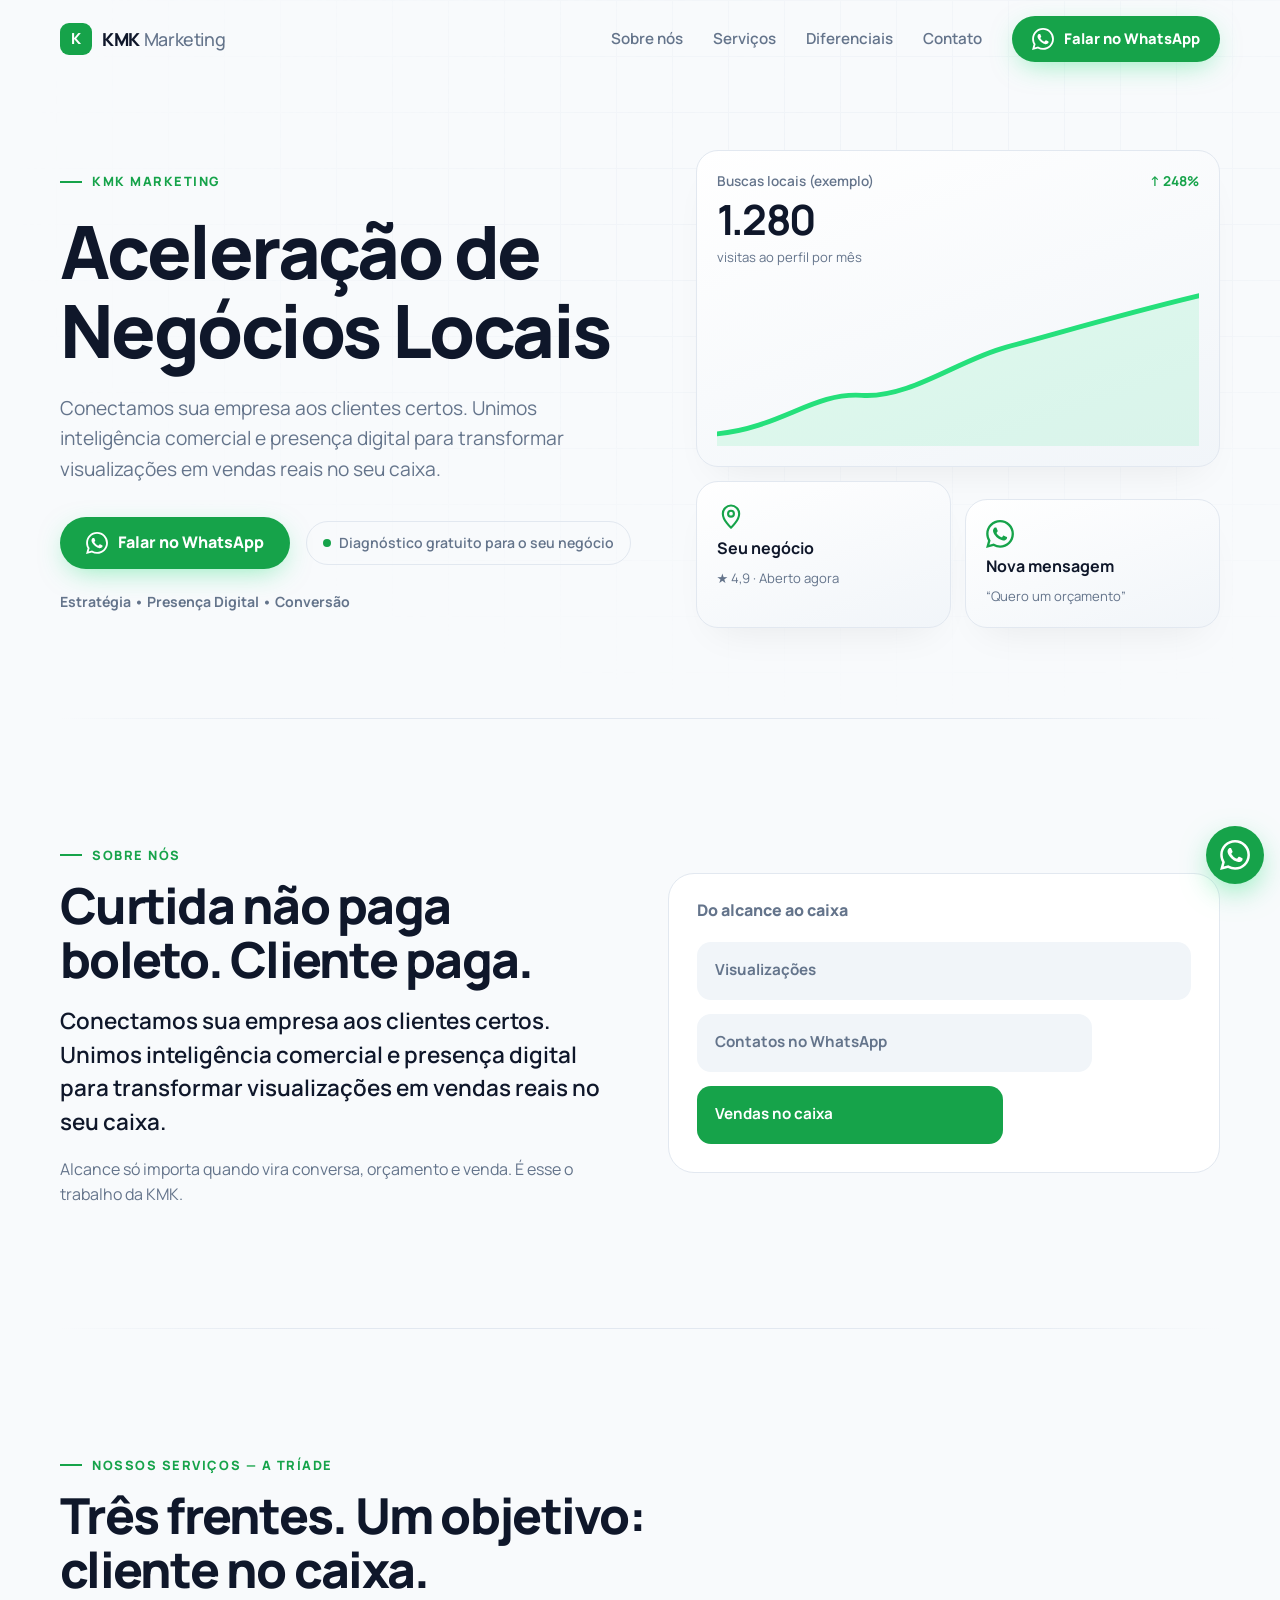
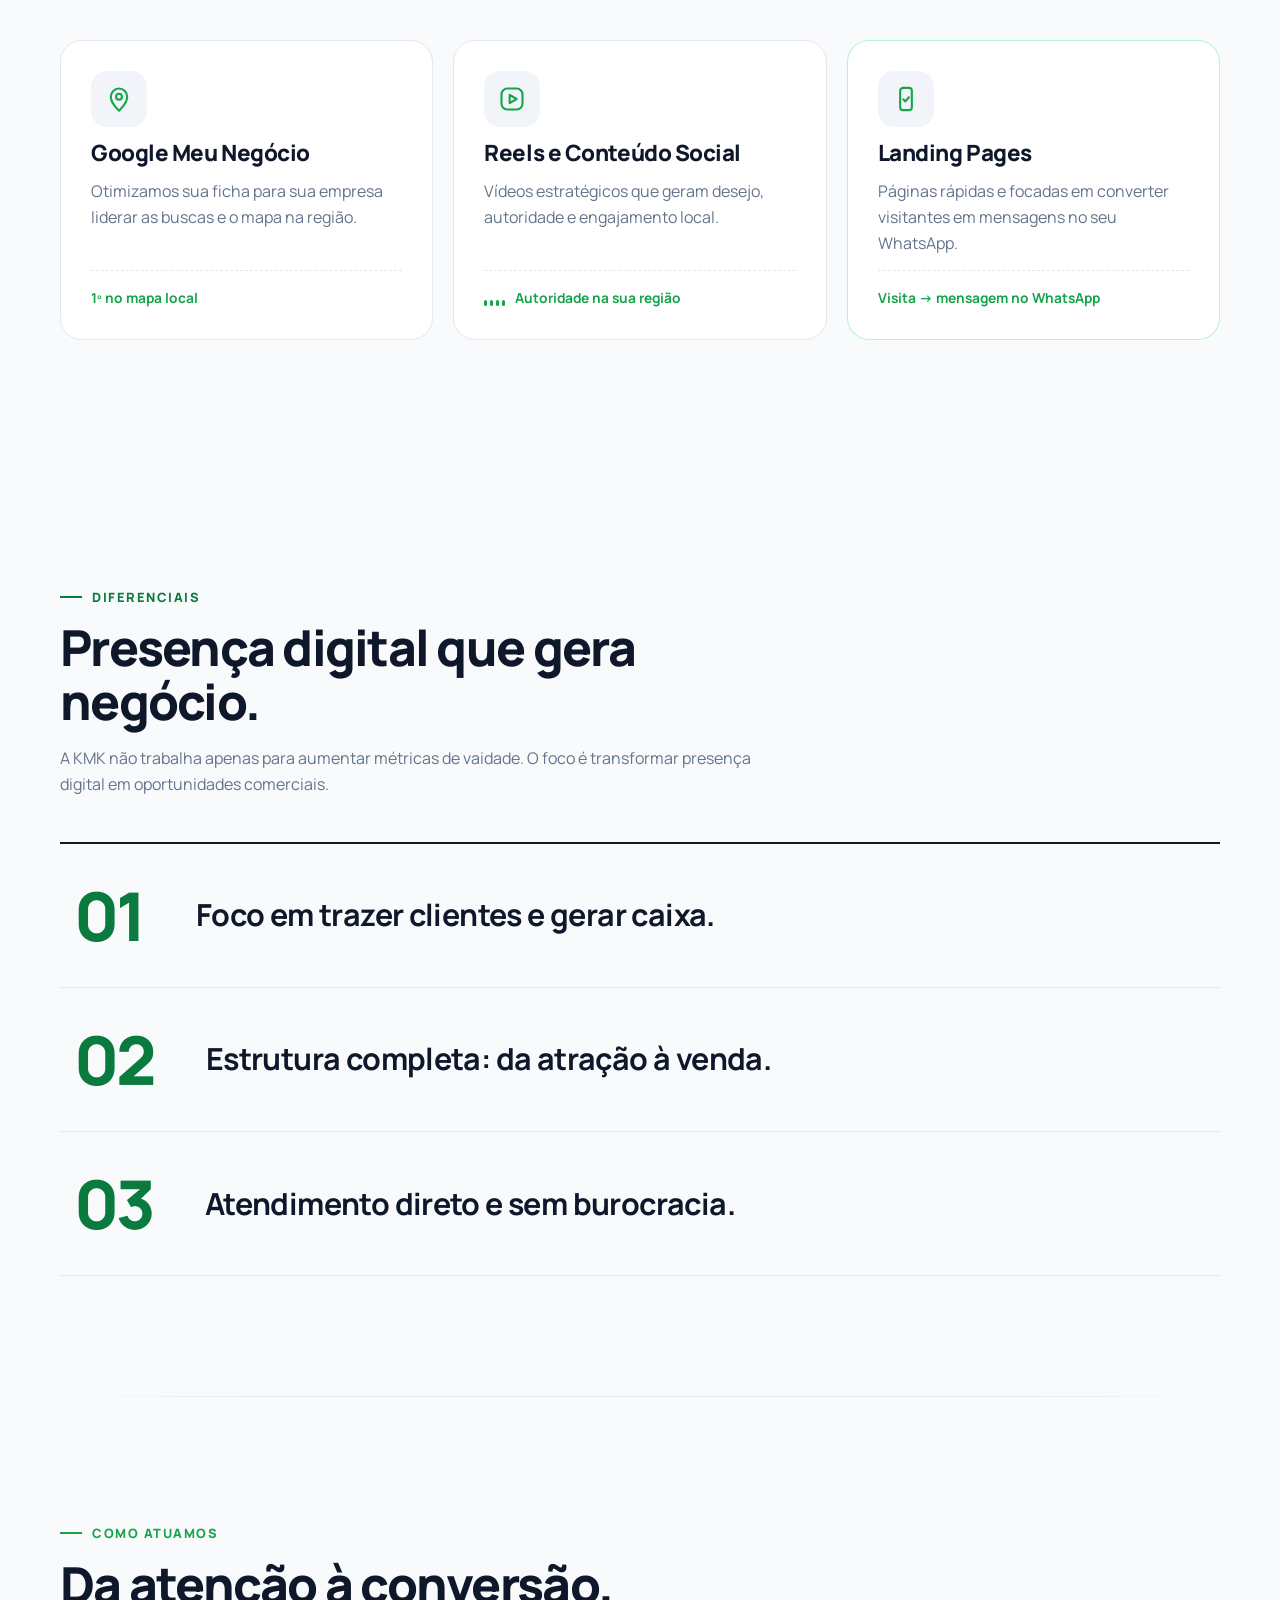
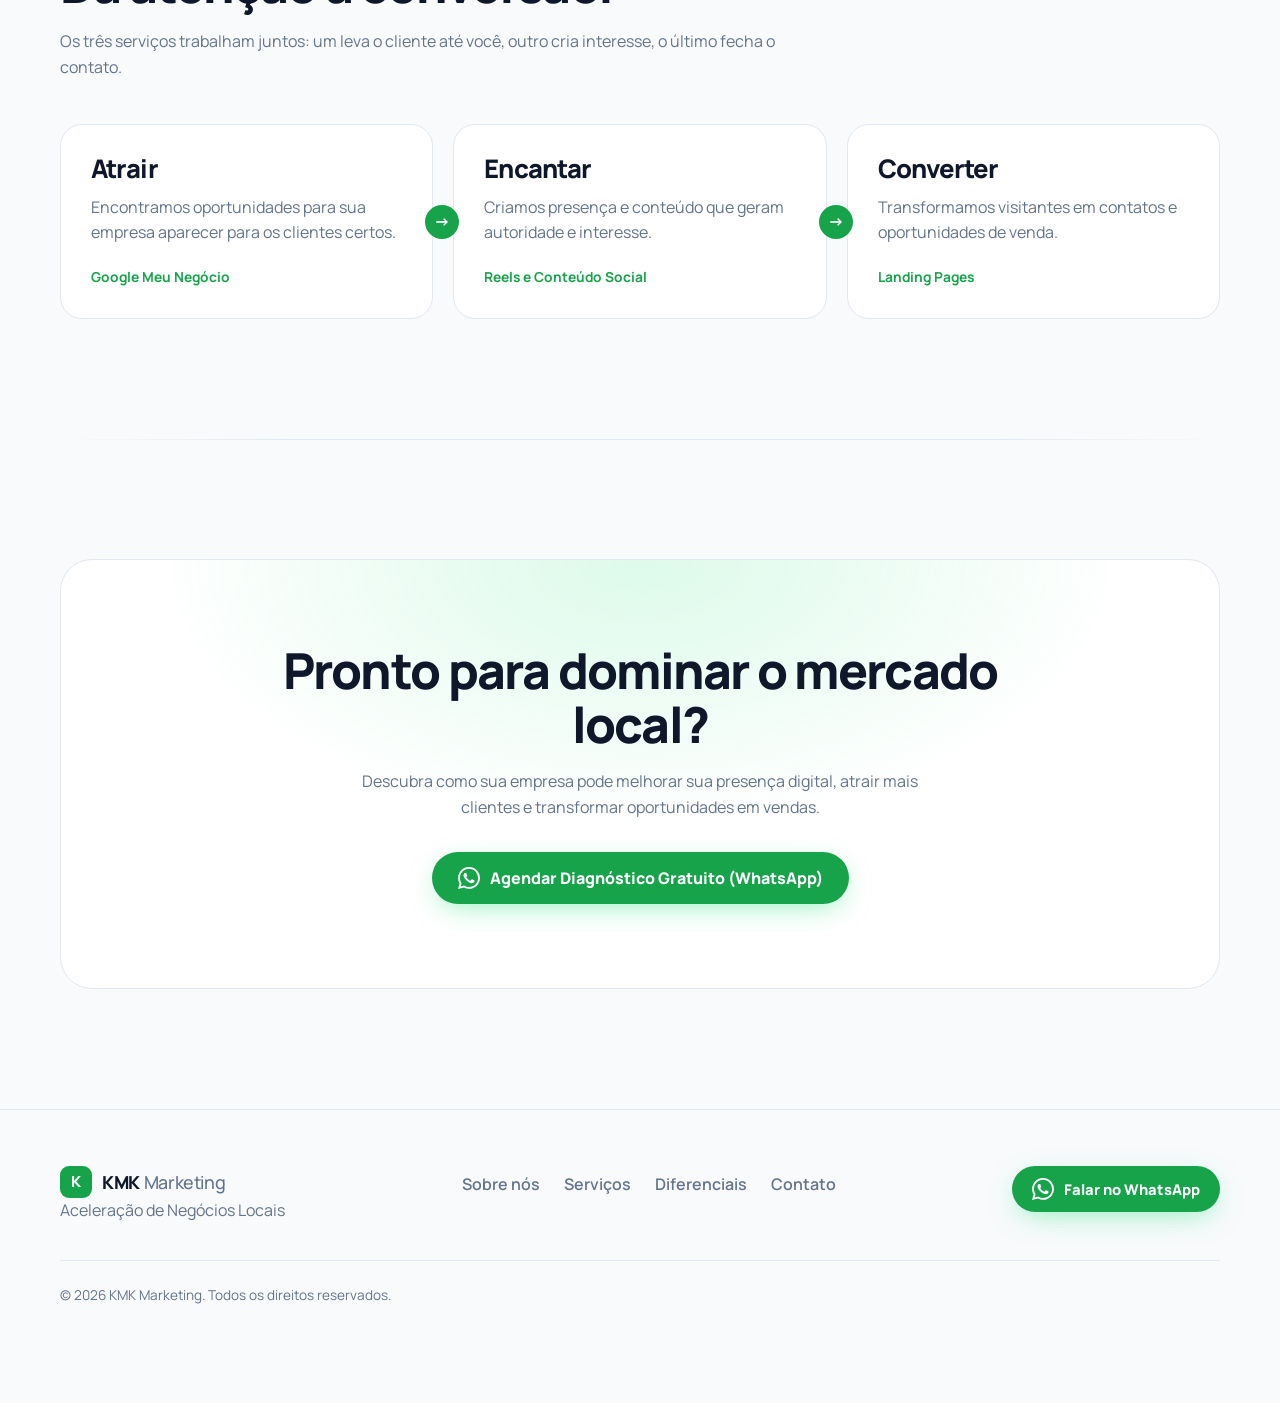
<file: index.html>
<!DOCTYPE html>
<html lang="pt-BR">
<head>
<meta charset="utf-8">
<meta name="viewport" content="width=device-width, initial-scale=1">
<title>KMK Marketing | Aceleração de Negócios Locais</title>
  
<meta name="description" content="A KMK Marketing ajuda negócios locais a atrair mais clientes com Google Meu Negócio, Reels, conteúdo social e Landing Pages focadas em conversão.">
<meta name="theme-color" content="#0a0a0b" media="(prefers-color-scheme: dark)">
<meta name="theme-color" content="#f8fafc" media="(prefers-color-scheme: light)">
<meta property="og:type" content="website">
<meta property="og:locale" content="pt_BR">
<meta property="og:title" content="KMK Marketing | Aceleração de Negócios Locais">
<meta property="og:description" content="Presença digital que gera negócio: Google Meu Negócio, Reels e Landing Pages para atrair clientes.">
<link rel="icon" href="data:image/svg+xml,<svg xmlns='http://www.w3.org/2000/svg' viewBox='0 0 32 32'><rect width='32' height='32' rx='8' fill='%2325e07b'/><text x='16' y='23' font-size='19' font-weight='800' text-anchor='middle' fill='%2304140a' font-family='Arial'>K</text></svg>">
<link rel="preconnect" href="https://fonts.googleapis.com">
<link rel="preconnect" href="https://fonts.gstatic.com" crossorigin>
<link rel="stylesheet" href="https://fonts.googleapis.com/css2?family=Manrope:wght@500;600;700;800&display=swap">
<link rel="stylesheet" href="styles.css">
<script>document.documentElement.className="js"</script>
</head>
<body>
<div class="bar" id="bar"></div>
<svg width="0" height="0" style="position:absolute" aria-hidden="true"><symbol id="wa" viewBox="0 0 24 24"><path d="M17.47 14.38c-.3-.15-1.76-.87-2.03-.97-.27-.1-.47-.15-.67.15-.2.3-.77.97-.94 1.16-.17.2-.35.22-.64.07-.3-.15-1.26-.46-2.39-1.47-.88-.79-1.48-1.76-1.65-2.06-.17-.3-.02-.46.13-.6.13-.14.3-.35.45-.52.15-.17.2-.3.3-.5.1-.2.05-.37-.03-.52-.07-.15-.67-1.61-.92-2.2-.24-.58-.49-.5-.67-.51h-.57c-.2 0-.52.07-.79.37-.27.3-1.04 1.02-1.04 2.48s1.07 2.88 1.21 3.07c.15.2 2.1 3.2 5.08 4.49.7.3 1.26.49 1.69.63.71.23 1.36.2 1.87.12.57-.09 1.76-.72 2-1.41.25-.7.25-1.29.17-1.41-.07-.12-.27-.2-.57-.35M12.05 21.78h-.01a9.87 9.87 0 0 1-5.03-1.38l-.36-.21-3.74.98 1-3.65-.24-.37a9.86 9.86 0 0 1-1.51-5.26c0-5.45 4.44-9.88 9.89-9.88 2.64 0 5.12 1.03 6.99 2.9a9.83 9.83 0 0 1 2.89 6.99c0 5.45-4.44 9.88-9.88 9.88M20.46 3.49A11.82 11.82 0 0 0 12.05 0C5.5 0 .16 5.34.16 11.89c0 2.1.55 4.14 1.59 5.95L.06 24l6.3-1.65a11.88 11.88 0 0 0 5.69 1.45h.01c6.55 0 11.89-5.34 11.89-11.89 0-3.18-1.24-6.17-3.48-8.42"/></symbol></svg>

<header class="hd" id="hd">
  <div class="wrap hd-in">
    <a class="logo" href="#topo" aria-label="KMK Marketing, início"><i>K</i>KMK&nbsp;<span>Marketing</span></a>
    <nav id="nav" aria-label="Principal">
      <a href="#sobre">Sobre nós</a>
      <a href="#servicos">Serviços</a>
      <a href="#diferenciais">Diferenciais</a>
      <a href="#contato">Contato</a>
      <a class="btn btn-sm" data-wa="header" href="https://wa.me/SEU_NUMERO_WHATSAPP"><svg aria-hidden="true"><use href="#wa"/></svg>Falar no WhatsApp</a>
    </nav>
    <button class="burger" id="burger" type="button" aria-label="Abrir menu" aria-expanded="false" aria-controls="nav"><span></span><span></span></button>
  </div>
</header>

<main id="topo">
  <section class="hero">
    <div class="wrap hero-in">
      <div class="rv">
        <span class="tag">KMK MARKETING</span>
        <h1>Aceleração de Negócios Locais</h1>
        <p class="lead">Conectamos sua empresa aos clientes certos. Unimos inteligência comercial e presença digital para transformar visualizações em vendas reais no seu caixa.</p>
        <div class="acts">
          <a class="btn" data-wa="hero" href="https://wa.me/SEU_NUMERO_WHATSAPP"><svg aria-hidden="true"><use href="#wa"/></svg>Falar no WhatsApp</a>
          <span class="chip">Diagnóstico gratuito para o seu negócio</span>
        </div>
        <p class="tri">Estratégia • Presença Digital • Conversão</p>
      </div>
      <div class="viz rv" style="--d:.15s" aria-hidden="true">
        <div class="vc v1">
          <div class="row"><span>Buscas locais (exemplo)</span><b>↑ 248%</b></div>
          <strong>1.280</strong><small>visitas ao perfil por mês</small>
          <svg viewBox="0 0 300 100"><path d="M0 92C40 88 60 66 90 68S150 46 180 38 250 18 300 6V100H0Z" fill="rgba(37,224,123,.12)"/><path class="ln" pathLength="1" d="M0 92C40 88 60 66 90 68S150 46 180 38 250 18 300 6" fill="none" stroke="#25e07b" stroke-width="3" stroke-linecap="round"/></svg>
        </div>
        <div class="vc v2"><svg class="i" viewBox="0 0 24 24"><path d="M12 22s7-6.2 7-12a7 7 0 1 0-14 0c0 5.8 7 12 7 12z"/><circle cx="12" cy="10" r="2.5"/></svg><b>Seu negócio</b><small>★ 4,9 · Aberto agora</small></div>
        <div class="vc v3"><svg class="w"><use href="#wa"/></svg><b>Nova mensagem</b><small>“Quero um orçamento”</small></div>
      </div>
    </div>
  </section>

  <section class="sec" id="sobre">
    <div class="wrap two">
      <div class="rv">
        <span class="tag">SOBRE NÓS</span>
        <h2>Curtida não paga boleto. Cliente paga.</h2>
        <p class="big">Conectamos sua empresa aos clientes certos. Unimos inteligência comercial e presença digital para transformar visualizações em vendas reais no seu caixa.</p>
        <p class="mu">Alcance só importa quando vira conversa, orçamento e venda. É esse o trabalho da KMK.</p>
      </div>
      <div class="pnl rv" style="--d:.12s">
        <h3>Do alcance ao caixa</h3>
        <div class="fn"><div style="--w:100%">Visualizações</div><div style="--w:80%">Contatos no WhatsApp</div><div style="--w:62%">Vendas no caixa</div></div>
      </div>
    </div>
  </section>

  <section class="sec" id="servicos">
    <div class="wrap">
      <div class="sh rv">
        <span class="tag">NOSSOS SERVIÇOS — A TRÍADE</span>
        <h2>Três frentes. Um objetivo: cliente no caixa.</h2>
      </div>
      <div class="grid3">
        <article class="card rv">
          <div class="ic"><svg class="i" viewBox="0 0 24 24"><path d="M12 22s7-6.2 7-12a7 7 0 1 0-14 0c0 5.8 7 12 7 12z"/><circle cx="12" cy="10" r="2.5"/></svg></div>
          <h3>Google Meu Negócio</h3>
          <p>Otimizamos sua ficha para sua empresa liderar as buscas e o mapa na região.</p>
          <div class="foot">1º no mapa local</div>
        </article>
        <article class="card rv" style="--d:.1s">
          <div class="ic"><svg class="i" viewBox="0 0 24 24"><rect x="3" y="3" width="18" height="18" rx="5"/><path d="M10 8.5v7l6-3.5z"/></svg></div>
          <h3>Reels e Conteúdo Social</h3>
          <p>Vídeos estratégicos que geram desejo, autoridade e engajamento local.</p>
          <div class="foot"><span class="eq"><i></i><i></i><i></i><i></i></span>Autoridade na sua região</div>
        </article>
        <article class="card hl rv" style="--d:.2s">
          <div class="ic"><svg class="i" viewBox="0 0 24 24"><rect x="7" y="2.5" width="10" height="19" rx="2.5"/><path d="m9.7 12.3 1.8 1.8 3-3.6"/></svg></div>
          <h3>Landing Pages</h3>
          <p>Páginas rápidas e focadas em converter visitantes em mensagens no seu WhatsApp.</p>
          <div class="foot">Visita → mensagem no WhatsApp</div>
        </article>
      </div>
    </div>
  </section>

  <section class="sec light" id="diferenciais">
    <div class="wrap">
      <div class="sh rv">
        <span class="tag">DIFERENCIAIS</span>
        <h2>Presença digital que gera negócio.</h2>
        <p class="mu">A KMK não trabalha apenas para aumentar métricas de vaidade. O foco é transformar presença digital em oportunidades comerciais.</p>
      </div>
      <ol class="dif rv">
        <li><span class="n">01</span><p>Foco em trazer clientes e gerar caixa.</p></li>
        <li><span class="n">02</span><p>Estrutura completa: da atração à venda.</p></li>
        <li><span class="n">03</span><p>Atendimento direto e sem burocracia.</p></li>
      </ol>
    </div>
  </section>

  <section class="sec">
    <div class="wrap">
      <div class="sh rv">
        <span class="tag">COMO ATUAMOS</span>
        <h2>Da atenção à conversão.</h2>
        <p class="mu">Os três serviços trabalham juntos: um leva o cliente até você, outro cria interesse, o último fecha o contato.</p>
      </div>
      <ol class="steps">
        <li class="step rv"><h3>Atrair</h3><p>Encontramos oportunidades para sua empresa aparecer para os clientes certos.</p><em>Google Meu Negócio</em></li>
        <li class="step rv" style="--d:.1s"><h3>Encantar</h3><p>Criamos presença e conteúdo que geram autoridade e interesse.</p><em>Reels e Conteúdo Social</em></li>
        <li class="step rv" style="--d:.2s"><h3>Converter</h3><p>Transformamos visitantes em contatos e oportunidades de venda.</p><em>Landing Pages</em></li>
      </ol>
    </div>
  </section>

  <section class="sec" id="contato">
    <div class="wrap">
      <div class="cta rv">
        <h2>Pronto para dominar o mercado local?</h2>
        <p>Descubra como sua empresa pode melhorar sua presença digital, atrair mais clientes e transformar oportunidades em vendas.</p>
        <a class="btn" data-wa="cta" href="https://wa.me/SEU_NUMERO_WHATSAPP"><svg aria-hidden="true"><use href="#wa"/></svg>Agendar Diagnóstico Gratuito (WhatsApp)</a>
      </div>
    </div>
  </section>
</main>

<footer class="ft">
  <div class="wrap">
    <div class="ft-in">
      <div>
        <a class="logo" href="#topo" aria-label="KMK Marketing, voltar ao topo"><i>K</i>KMK&nbsp;<span>Marketing</span></a>
        <p class="mu">Aceleração de Negócios Locais</p>
      </div>
      <nav aria-label="Rodapé">
        <a href="#sobre">Sobre nós</a>
        <a href="#servicos">Serviços</a>
        <a href="#diferenciais">Diferenciais</a>
        <a href="#contato">Contato</a>
      </nav>
      <a class="btn btn-sm" data-wa="footer" href="https://wa.me/SEU_NUMERO_WHATSAPP"><svg aria-hidden="true"><use href="#wa"/></svg>Falar no WhatsApp</a>
    </div>
    <p class="cp">© 2026 KMK Marketing. Todos os direitos reservados.</p>
  </div>
</footer>

<a class="fab" data-wa="float" href="https://wa.me/SEU_NUMERO_WHATSAPP" aria-label="Falar no WhatsApp"><svg aria-hidden="true"><use href="#wa"/></svg><span class="tip">Fale com a KMK</span></a>

<script src="script.js" defer></script>
</body>
</html>
</file>
<file: styles.css>
:root{--bg:#0a0a0b;--bg2:#111113;--ln:#26262a;--tx:#f4f4f5;--mu:#a1a1aa;--ac:#25e07b;--acd:#04140a;--r:22px}
*,*::before,*::after{box-sizing:border-box;margin:0}
html{scroll-padding-top:76px;-webkit-text-size-adjust:100%}
@media(prefers-reduced-motion:no-preference){html{scroll-behavior:smooth}}
body{font-family:Manrope,system-ui,-apple-system,"Segoe UI",Roboto,sans-serif;background:var(--bg);color:var(--tx);line-height:1.6;overflow-x:hidden}
svg{display:block}a{color:inherit;text-decoration:none}
:focus-visible{outline:3px solid var(--ac);outline-offset:3px;border-radius:6px}
.wrap{width:min(1160px,100% - 40px);margin-inline:auto}
.mu{color:var(--mu)}
.i{fill:none;stroke:currentColor;stroke-width:1.8;stroke-linecap:round;stroke-linejoin:round}

/* Progresso + header */
.bar{position:fixed;inset:0 0 auto;height:3px;background:var(--ac);transform:scaleX(0);transform-origin:0 50%;z-index:60}
.hd{position:fixed;inset:0 0 auto;z-index:50;transition:background .3s,box-shadow .3s}
.hd-in{display:flex;align-items:center;justify-content:space-between;height:78px;transition:height .3s}
.hd.scrolled,.hd.open{background:rgba(10,10,11,.8);-webkit-backdrop-filter:blur(14px);backdrop-filter:blur(14px)}
.hd.scrolled{box-shadow:0 1px 0 var(--ln),0 12px 30px rgba(0,0,0,.35)}
.hd.scrolled .hd-in{height:62px}
.logo{display:inline-flex;align-items:center;font-weight:800;font-size:1.12rem;letter-spacing:-.02em}
.logo i{display:grid;place-items:center;width:32px;height:32px;margin-right:10px;border-radius:9px;background:var(--ac);color:var(--acd);font-style:normal;font-size:.95rem}
.logo span{font-weight:500;color:var(--mu)}
#nav{display:flex;align-items:center;gap:30px;font-size:.95rem;font-weight:600}
#nav a:not(.btn){color:var(--mu);transition:color .2s}
#nav a:not(.btn):hover{color:var(--tx)}
.burger{display:none;width:46px;height:46px;border:1px solid var(--ln);border-radius:12px;background:transparent;cursor:pointer;position:relative}
.burger span{position:absolute;left:13px;right:13px;height:2px;background:var(--tx);border-radius:2px;transition:transform .3s,top .3s}
.burger span:first-child{top:18px}.burger span:last-child{top:26px}
.open .burger span:first-child{top:22px;transform:rotate(45deg)}
.open .burger span:last-child{top:22px;transform:rotate(-45deg)}

/* Botões */
.btn{display:inline-flex;align-items:center;justify-content:center;gap:10px;min-height:52px;padding:13px 26px;border-radius:999px;background:var(--ac);color:var(--acd);font-weight:800;font-size:1rem;line-height:1.3;text-align:center;position:relative;overflow:hidden;box-shadow:0 8px 28px -8px rgba(37,224,123,.55);transition:transform .25s,box-shadow .25s}
.btn::after{content:"";position:absolute;inset:0;background:linear-gradient(105deg,transparent 30%,rgba(255,255,255,.45) 50%,transparent 70%);transform:translateX(-120%);transition:transform .6s}
.btn:hover{transform:translateY(-2px);box-shadow:0 14px 34px -8px rgba(37,224,123,.7)}
.btn:hover::after{transform:translateX(120%)}
.btn svg{width:22px;height:22px;fill:currentColor;flex:none}
.btn-sm{min-height:46px;padding:10px 20px;font-size:.92rem}

/* Tipografia */
.tag{display:inline-flex;align-items:center;gap:10px;font-size:.8rem;font-weight:800;letter-spacing:.12em;color:var(--ac)}
.tag::before{content:"";width:22px;height:2px;background:currentColor;flex:none}
h1,h2,h3{line-height:1.08;letter-spacing:-.035em;font-weight:800}
h1{font-size:clamp(2.35rem,7.2vw,4.6rem);margin:20px 0 22px}
h2{font-size:clamp(1.9rem,4.6vw,3.1rem);margin:14px 0 18px}
.lead{font-size:clamp(1.02rem,2.2vw,1.2rem);color:var(--mu);max-width:560px}
.big{font-size:clamp(1.12rem,2.4vw,1.4rem);font-weight:600;line-height:1.5;margin-bottom:18px}

/* Hero */
.hero{position:relative;padding:150px 0 90px;overflow:hidden}
.hero::before{content:"";position:absolute;inset:0;background:linear-gradient(var(--ln) 1px,transparent 1px) 0 0/56px 56px,linear-gradient(90deg,var(--ln) 1px,transparent 1px) 0 0/56px 56px;opacity:.45;-webkit-mask:radial-gradient(70% 70% at 70% 30%,#000,transparent);mask:radial-gradient(70% 70% at 70% 30%,#000,transparent)}
.hero-in{position:relative;display:grid;grid-template-columns:1.05fr .95fr;gap:56px;align-items:center}
.acts{display:flex;flex-wrap:wrap;gap:16px;align-items:center;margin:32px 0 22px}
.chip{display:inline-flex;align-items:center;gap:8px;padding:10px 16px;border:1px solid var(--ln);border-radius:999px;font-size:.88rem;font-weight:600;color:var(--mu)}
.chip::before{content:"";width:8px;height:8px;border-radius:50%;background:var(--ac)}
.tri{font-size:.88rem;font-weight:700;color:var(--mu)}
.viz{display:grid;grid-template-columns:1fr 1fr;gap:14px}
.viz>*{min-width:0}
.vc{background:linear-gradient(160deg,#18181b,#0f0f11);border:1px solid var(--ln);border-radius:var(--r);padding:20px;box-shadow:0 30px 60px -30px #000;display:flex;flex-direction:column;gap:4px}
.v1{grid-column:1/-1}
.v1 .row{display:flex;justify-content:space-between;gap:10px;font-size:.85rem;color:var(--mu);font-weight:600}
.v1 .row b{color:var(--ac)}
.v1 strong{font-size:2.6rem;letter-spacing:-.04em;line-height:1.1}
.v1 small,.v2 small,.v3 small{color:var(--mu);font-size:.82rem}
.v1 svg{width:100%;height:auto;margin-top:14px}
.ln{stroke-dasharray:1;animation:dr 1.6s .5s ease-out backwards}
.v2,.v3{gap:6px}
.v2 .i,.v3 .w{width:28px;height:28px;color:var(--ac)}
.v3 .w{fill:currentColor}
.v2{animation:fl 6s ease-in-out infinite}
.v3{margin-top:18px;animation:fl 7s -2s ease-in-out infinite}
@keyframes dr{from{stroke-dashoffset:1}}
@keyframes fl{50%{translate:0 -7px}}

/* Seções */
.sec{position:relative;padding:clamp(72px,10vw,120px) 0}
.sec:not(.light)::before{content:"";position:absolute;top:0;left:50%;width:min(1160px,100% - 40px);height:1px;translate:-50% 0;background:linear-gradient(90deg,transparent,var(--ln) 20%,var(--ln) 80%,transparent)}
.sh{max-width:720px;margin-bottom:44px}
.two{display:grid;grid-template-columns:1fr 1fr;gap:56px;align-items:center}
.pnl{background:var(--bg2);border:1px solid var(--ln);border-radius:26px;padding:28px}
.pnl h3{font-size:1rem;color:var(--mu);letter-spacing:0;margin-bottom:22px}
.fn{display:grid;gap:14px}
.fn div{width:var(--w);min-height:58px;padding:10px 18px;border-radius:14px;background:#1d1d20;color:var(--mu);font-weight:700;font-size:.95rem;display:flex;align-items:center}
.fn div:last-child{background:var(--ac);color:var(--acd)}

/* Cards */
.grid3{display:grid;grid-template-columns:repeat(3,1fr);gap:20px}
.card{background:var(--bg2);border:1px solid var(--ln);border-radius:var(--r);padding:30px;display:flex;flex-direction:column;gap:14px}
.card.hl{border-color:rgba(37,224,123,.35)}
.card:hover{transform:translateY(-6px);border-color:rgba(37,224,123,.6);box-shadow:0 24px 50px -24px rgba(37,224,123,.4)}
.ic{width:56px;height:56px;border-radius:16px;display:grid;place-items:center;background:#1d1d20;color:var(--ac);transition:transform .35s,background .3s,color .3s}
.ic svg{width:28px;height:28px}
.card:hover .ic{background:var(--ac);color:var(--acd);transform:rotate(-6deg) scale(1.08)}
.card h3{font-size:1.4rem;letter-spacing:-.02em}
.card p{color:var(--mu)}
.foot{margin-top:auto;padding-top:16px;border-top:1px dashed var(--ln);font-size:.86rem;font-weight:700;color:var(--ac);display:flex;align-items:center;gap:10px}
.eq{display:flex;align-items:flex-end;gap:3px;height:16px}
.eq i{width:3px;height:40%;background:var(--ac);border-radius:2px;transition:height .35s}
.card:hover .eq i:nth-child(1){height:90%}.card:hover .eq i:nth-child(2){height:50%}
.card:hover .eq i:nth-child(3){height:100%}.card:hover .eq i:nth-child(4){height:65%}

/* Diferenciais (seção clara = contraste) */
.light{/* background:#f4f4f2; */color: var(--tx);}
.light .mu{}
.light .tag{color:#0a7a3e}
.dif{list-style:none;padding:0;border-top:2px solid #0a0a0b}
.dif li{display:grid;grid-template-columns:auto 1fr;align-items:center;gap:clamp(18px,4vw,56px);padding:clamp(22px,3.4vw,38px) 14px;border-bottom:1px solid #d4d4d8;transition:background .3s,color .3s,padding .3s}
.dif li:hover{background:#0a0a0b;color:#fff;padding-left:28px}
.n{font-size:clamp(2.2rem,6vw,4.2rem);font-weight:800;letter-spacing:-.04em;line-height:1;color:#0a7a3e;transition:color .3s}
.dif li:hover .n{color:var(--ac)}
.dif p{font-size:clamp(1.15rem,2.8vw,1.9rem);font-weight:700;letter-spacing:-.02em;line-height:1.25}

/* Processo */
.steps{list-style:none;padding:0;display:grid;grid-template-columns:repeat(3,1fr);gap:20px}
.step{position:relative;background:var(--bg2);border:1px solid var(--ln);border-radius:var(--r);padding:30px;display:flex;flex-direction:column;gap:12px}
.step h3{font-size:1.6rem}
.step p{color:var(--mu)}
.step em{margin-top:auto;padding-top:8px;font-style:normal;font-weight:700;font-size:.86rem;color:var(--ac)}
.step:not(:last-child)::after{content:"→";position:absolute;z-index:2;right:-27px;top:50%;margin-top:-17px;width:34px;height:34px;display:grid;place-items:center;border-radius:50%;background:var(--ac);color:var(--acd);font-weight:800}

/* CTA + footer */
.cta{text-align:center;border:1px solid var(--ln);border-radius:32px;padding:clamp(40px,7vw,84px) clamp(22px,5vw,60px);background:radial-gradient(60% 90% at 50% 0,rgba(37,224,123,.16),transparent 70%),var(--bg2)}
.cta h2{max-width:760px;margin:0 auto 18px}
.cta p{max-width:600px;margin:0 auto 32px;color:var(--mu)}
.ft{border-top:1px solid var(--ln);padding:56px 0 96px}
.ft-in{display:flex;flex-wrap:wrap;gap:32px;justify-content:space-between;align-items:flex-start}
.ft nav{display:flex;flex-wrap:wrap;gap:12px 24px;font-weight:600;color:var(--mu)}
.ft nav a{padding:6px 0}.ft nav a:hover{color:var(--tx)}
.cp{margin-top:36px;padding-top:24px;border-top:1px solid var(--ln);color:var(--mu);font-size:.85rem}
.fab{position:fixed;right:max(16px,env(safe-area-inset-right));bottom:max(16px,env(safe-area-inset-bottom));z-index:55;width:58px;height:58px;border-radius:50%;background:var(--ac);color:var(--acd);display:grid;place-items:center;box-shadow:0 10px 30px -6px rgba(37,224,123,.6);transition:transform .25s}
.fab:hover{transform:scale(1.07)}
.fab svg{width:30px;height:30px;fill:currentColor}
.tip{position:absolute;right:70px;white-space:nowrap;background:#fff;color:#0a0a0b;font-size:.82rem;font-weight:700;padding:8px 12px;border-radius:10px;opacity:0;pointer-events:none;transform:translateX(6px);transition:.2s}
.fab:hover .tip,.fab:focus-visible .tip{opacity:1;transform:none}

/* Entrada ao rolar (só com JS ativo) */
.js .rv{opacity:0;translate:0 22px;transition:opacity .6s ease var(--d,0s),translate .6s ease var(--d,0s)}
.js .rv.in{opacity:1;translate:none}
.js .card.rv{transition:opacity .6s ease var(--d,0s),translate .6s ease var(--d,0s),transform .3s,border-color .3s,box-shadow .3s}

/* Responsivo */
@media(max-width:1023px){
  .grid3{grid-template-columns:repeat(2,1fr)}
  .grid3 .card:last-child{grid-column:1/-1}
}
@media(max-width:900px){
  .hero-in,.two{grid-template-columns:1fr;gap:40px}
  .steps{grid-template-columns:1fr}
  .step:not(:last-child)::after{content:"↓";right:auto;left:50%;top:auto;bottom:-27px;margin:0 0 0 -17px}
}
@media(max-width:860px){
  .burger{display:block}
  #nav{position:absolute;top:100%;left:0;right:0;flex-direction:column;align-items:stretch;gap:0;padding:0 20px;background:rgba(10,10,11,.97);border-bottom:1px solid var(--ln);max-height:0;overflow:hidden;visibility:hidden;transition:max-height .35s ease,padding .35s,visibility 0s .35s}
  .open #nav{max-height:420px;padding:8px 20px 22px;visibility:visible;transition-delay:0s}
  #nav a:not(.btn){padding:15px 0;border-bottom:1px solid var(--ln);color:var(--tx)}
  #nav .btn{margin-top:16px}
}
@media(max-width:639px){
  .grid3{grid-template-columns:1fr}
  .hero{padding:118px 0 64px}
  .acts .btn,.cta .btn{width:100%}
  .chip{width:100%;justify-content:center;text-align:center}
  .card,.step{padding:24px}
}
@media(prefers-reduced-motion:reduce){
  *,*::before,*::after{animation:none!important;transition-duration:.01ms!important;transition-delay:0s!important}
  .js .rv{opacity:1;translate:none}
}

/* ===== Prefers Color Scheme: Light ===== */
@media (prefers-color-scheme: light) {
  :root {
    --bg: #f8fafc;
    --bg2: #ffffff;
    --ln: #e2e8f0;
    --tx: #0f172a;
    --mu: #64748b;
    --ac: #16a34a;
    --acd: #ffffff;
  }

  .hd.scrolled,
  .hd.open {background: rgba(248, 250, 252, 0.85)}
  .vc {background: linear-gradient(160deg, #ffffff, #f1f5f9); box-shadow: 0 20px 40px -20px rgba(0, 0, 0, 0.08)}
  .fn div,
  .ic {background: #f1f5f9}
  .dif {border-top-color: var(--tx)}
  .dif li {border-bottom-color: var(--ln)}
  .dif li:hover {background: var(--tx); color: var(--bg)}
  .tip {background: #0f172a; color: #ffffff}
  @media (max-width: 860px) {#nav {background: rgba(248, 250, 252, 0.97)}}
}
</file>
